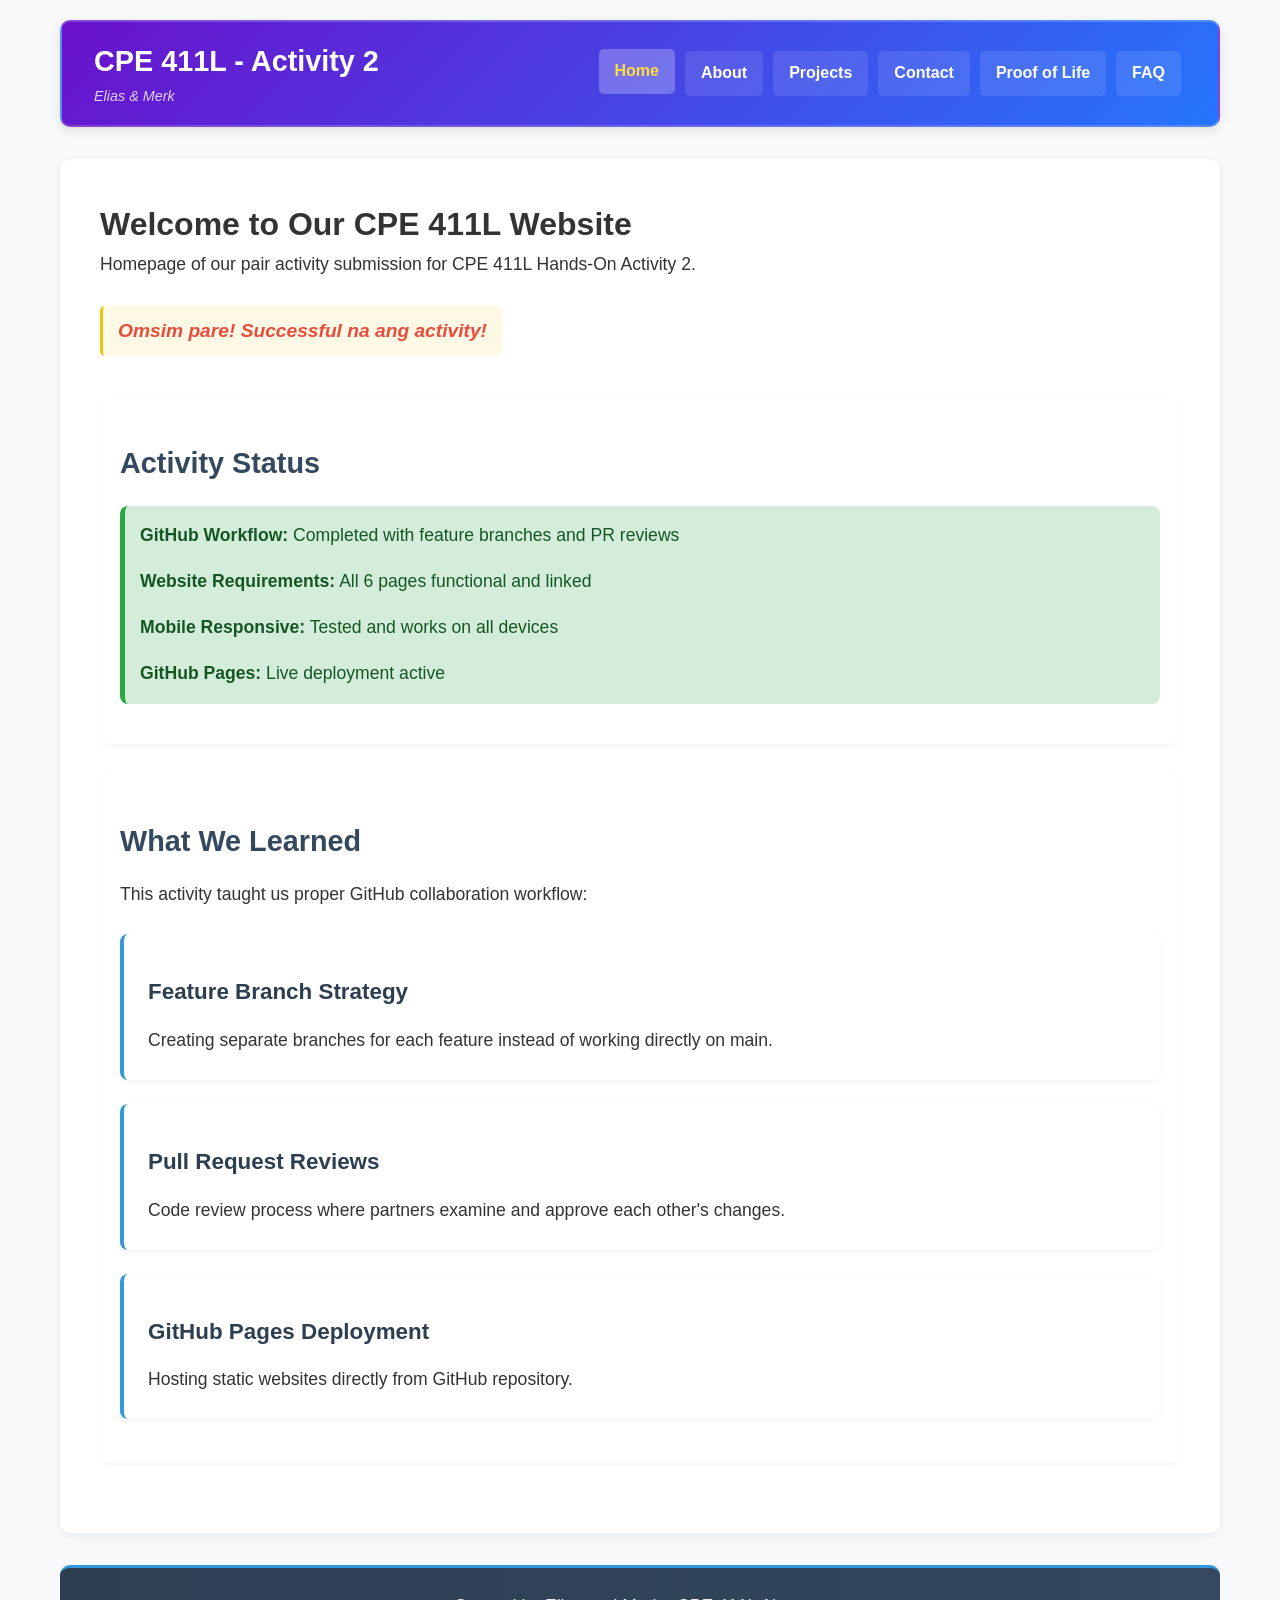
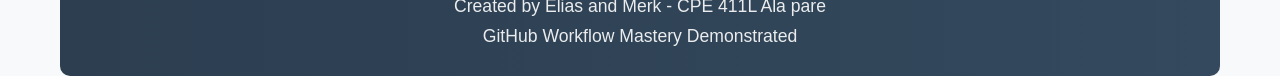
<file: index.html>
<!DOCTYPE html>
<html lang="en">
<head>
    <meta charset="UTF-8">
    <meta name="viewport" content="width=device-width, initial-scale=1.0">
    <title>CPE 411L - Elias & Merk Website</title>
    <link rel="stylesheet" href="style.css">
    <script src="script.js" defer></script>
</head>
<body>
    <header>
    <div class="header-container">
        <div class="logo">
            <h1>CPE 411L - Activity 2</h1>
            <p>Elias & Merk</p>
        </div>
        
        <!-- Hamburger Menu Button (Mobile Only) -->
        <button class="hamburger" id="hamburger">
            <span></span>
            <span></span>
            <span></span>
        </button>
        
        <!-- Navigation -->
        <nav id="main-nav">
            <ul>
                <li><a href="index.html" class="nav-link">Home</a></li>
                <li><a href="about.html" class="nav-link">About</a></li>
                <li><a href="projects.html" class="nav-link">Projects</a></li>
                <li><a href="contact.html" class="nav-link">Contact</a></li>
                <li><a href="images.html" class="nav-link">Proof of Life</a></li>
                <li><a href="faq.html" class="nav-link">FAQ</a></li>
            </ul>
        </nav>
    </div>
</header>
    
    <main>
        <h1>Welcome to Our CPE 411L Website</h1>
        <p>Homepage of our pair activity submission for CPE 411L Hands-On Activity 2.</p>
        
        <div class="humor-text">Omsim pare! Successful na ang activity!</div>
        
        <section>
            <h2>Activity Status</h2>
            <div class="success-msg">
                <p><strong>GitHub Workflow:</strong> Completed with feature branches and PR reviews</p>
                <p><strong>Website Requirements:</strong> All 6 pages functional and linked</p>
                <p><strong>Mobile Responsive:</strong> Tested and works on all devices</p>
                <p><strong>GitHub Pages:</strong> Live deployment active</p>
            </div>
        </section>
        
        <section>
            <h2>What We Learned</h2>
            <p>This activity taught us proper GitHub collaboration workflow:</p>
            <div class="project">
                <h3>Feature Branch Strategy</h3>
                <p>Creating separate branches for each feature instead of working directly on main.</p>
            </div>
            <div class="project">
                <h3>Pull Request Reviews</h3>
                <p>Code review process where partners examine and approve each other's changes.</p>
            </div>
            <div class="project">
                <h3>GitHub Pages Deployment</h3>
                <p>Hosting static websites directly from GitHub repository.</p>
            </div>
        </section>
    </main>
    
    <footer>
        <p>Created by Elias and Merk - CPE 411L Ala pare</p>
        <p>GitHub Workflow Mastery Demonstrated</p>
    </footer>
</body>
</html>
</file>
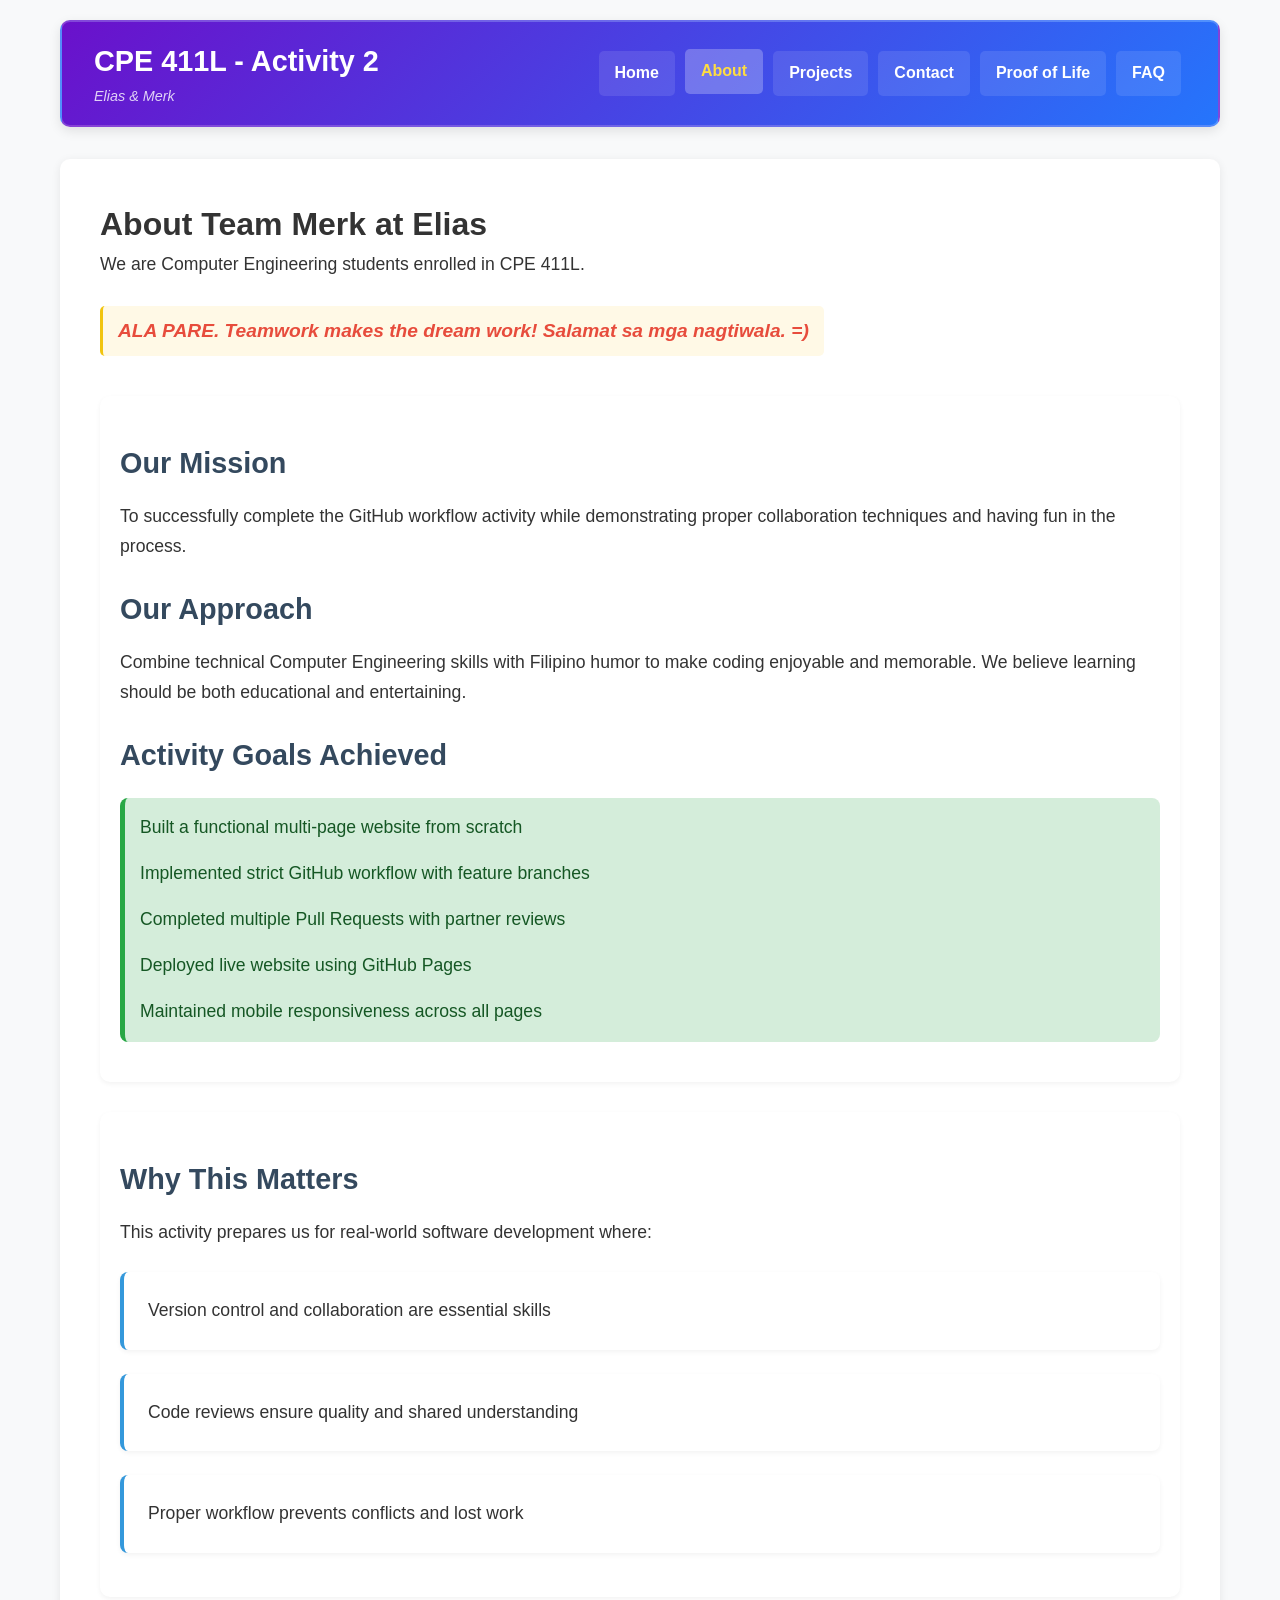
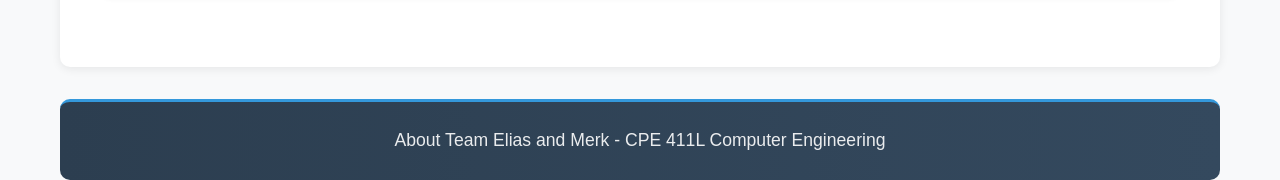
<file: about.html>
<!DOCTYPE html>
<html lang="en">
<head>
    <meta charset="UTF-8">
    <meta name="viewport" content="width=device-width, initial-scale=1.0">
    <title>About Us - CPE 411L</title>
    <link rel="stylesheet" href="style.css">
<script src="script.js" defer></script>
</head>
<body>
    <header>
    <div class="header-container">
        <div class="logo">
            <h1>CPE 411L - Activity 2</h1>
            <p>Elias & Merk</p>
        </div>
        
        <!-- Hamburger Menu Button (Mobile Only) -->
        <button class="hamburger" id="hamburger">
            <span></span>
            <span></span>
            <span></span>
        </button>
        
        <!-- Navigation -->
        <nav id="main-nav">
            <ul>
                <li><a href="index.html" class="nav-link">Home</a></li>
                <li><a href="about.html" class="nav-link">About</a></li>
                <li><a href="projects.html" class="nav-link">Projects</a></li>
                <li><a href="contact.html" class="nav-link">Contact</a></li>
                <li><a href="images.html" class="nav-link">Proof of Life</a></li>
                <li><a href="faq.html" class="nav-link">FAQ</a></li>
            </ul>
        </nav>
    </div>
</header>

    <main>
        <h1>About Team Merk at Elias</h1>
        <p>We are Computer Engineering students enrolled in CPE 411L.</p>
        
        <div class="humor-text">ALA PARE. Teamwork makes the dream work! Salamat sa mga nagtiwala. =)</div>
        
        <section>
            <h2>Our Mission</h2>
            <p>To successfully complete the GitHub workflow activity while demonstrating proper collaboration techniques and having fun in the process.</p>
            
            <h2>Our Approach</h2>
            <p>Combine technical Computer Engineering skills with Filipino humor to make coding enjoyable and memorable. We believe learning should be both educational and entertaining.</p>
            
            <h2>Activity Goals Achieved</h2>
            <div class="success-msg">
                <p>Built a functional multi-page website from scratch</p>
                <p>Implemented strict GitHub workflow with feature branches</p>
                <p>Completed multiple Pull Requests with partner reviews</p>
                <p>Deployed live website using GitHub Pages</p>
                <p>Maintained mobile responsiveness across all pages</p>
            </div>
        </section>
        
        <section>
            <h2>Why This Matters</h2>
            <p>This activity prepares us for real-world software development where:</p>
            <div class="project">
                <p>Version control and collaboration are essential skills</p>
            </div>
            <div class="project">
                <p>Code reviews ensure quality and shared understanding</p>
            </div>
            <div class="project">
                <p>Proper workflow prevents conflicts and lost work</p>
            </div>
        </section>
    </main>
    
    <footer>
        <p>About Team Elias and Merk - CPE 411L Computer Engineering</p>
    </footer>
</body>
</html>
</file>
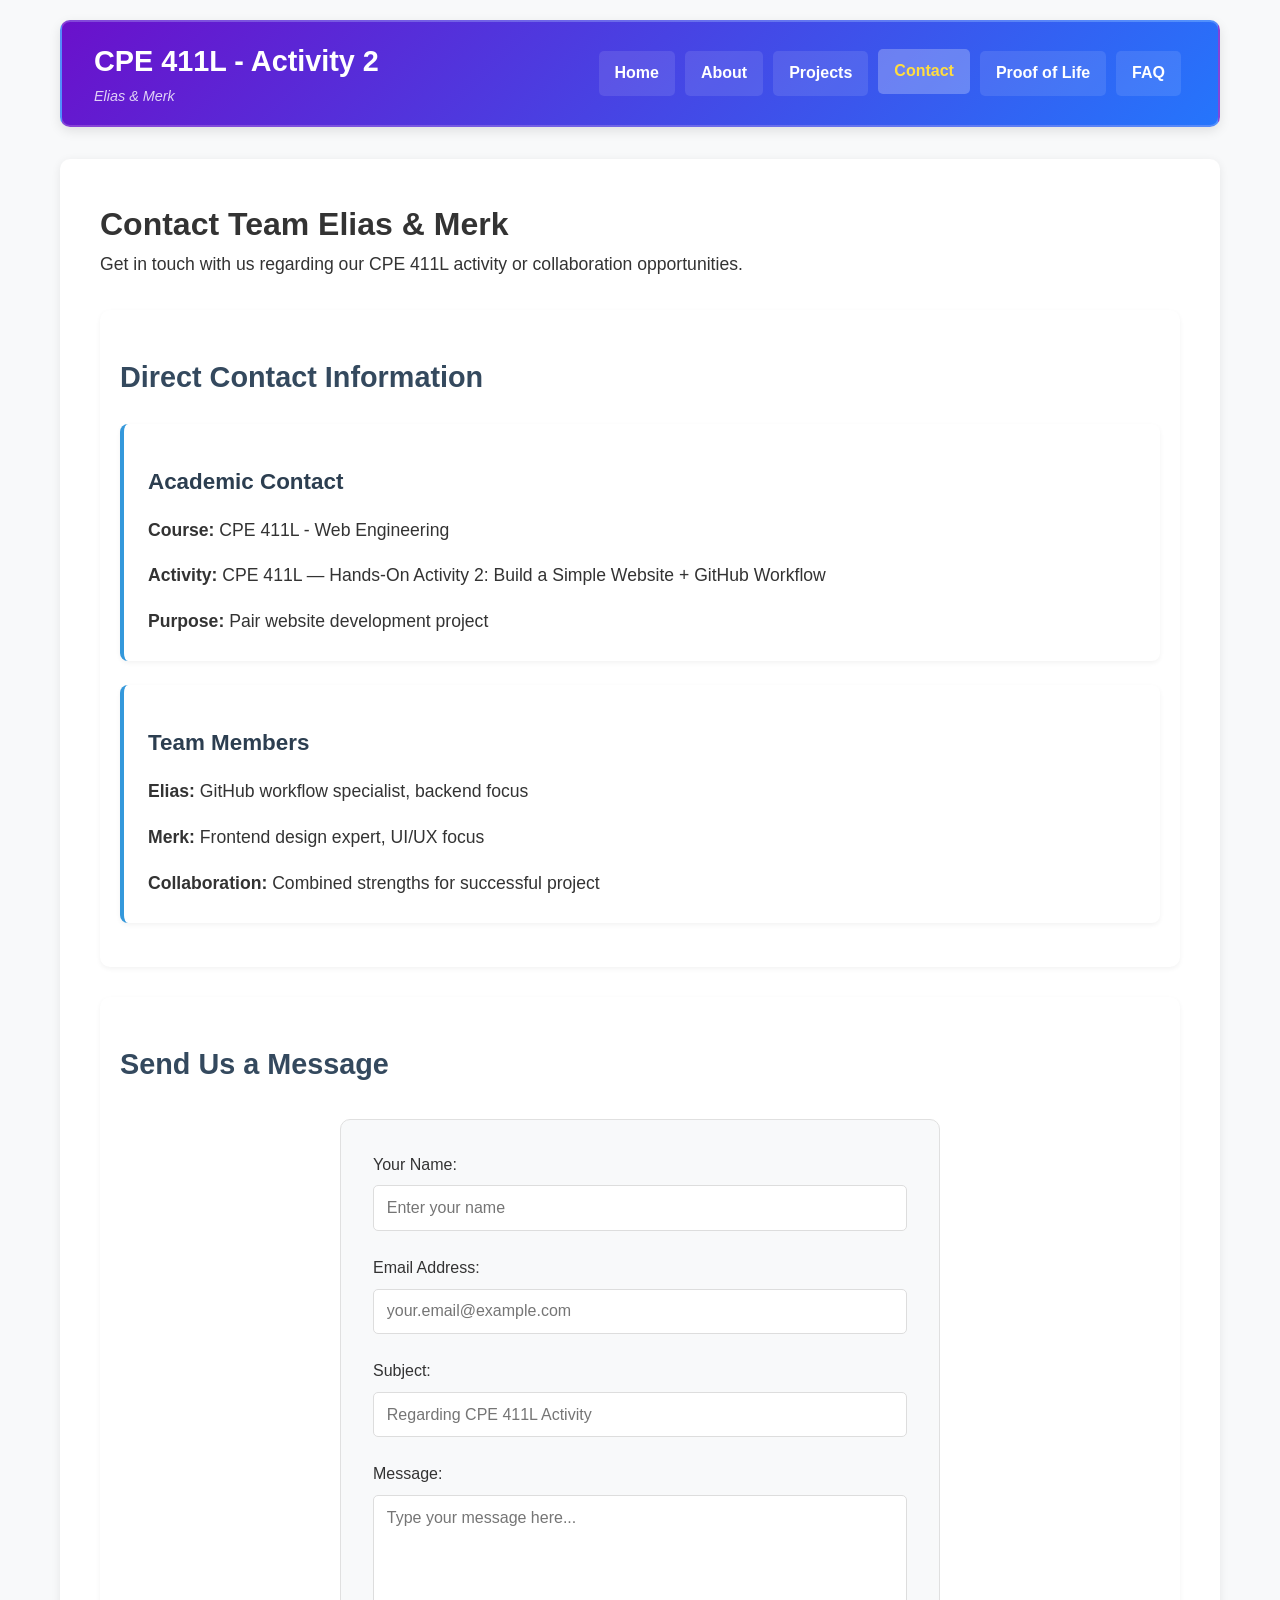
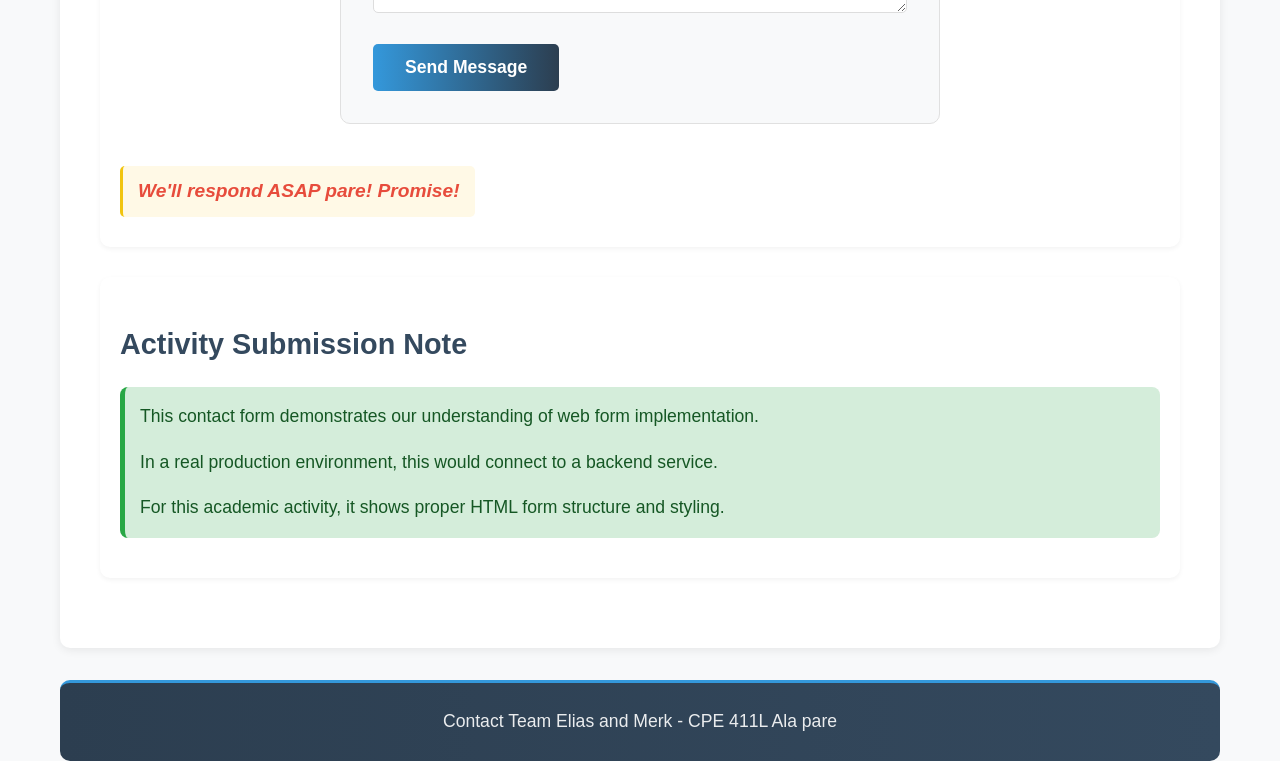
<file: contact.html>
<!DOCTYPE html>
<html lang="en">
<head>
    <meta charset="UTF-8">
    <meta name="viewport" content="width=device-width, initial-scale=1.0">
    <title>Contact Us - CPE 411L</title>
    <link rel="stylesheet" href="style.css">
<script src="script.js" defer></script>
</head>
<body>
    <header>
    <div class="header-container">
        <div class="logo">
            <h1>CPE 411L - Activity 2</h1>
            <p>Elias & Merk</p>
        </div>
        
        <!-- Hamburger Menu Button (Mobile Only) -->
        <button class="hamburger" id="hamburger">
            <span></span>
            <span></span>
            <span></span>
        </button>
        
        <!-- Navigation -->
        <nav id="main-nav">
            <ul>
                <li><a href="index.html" class="nav-link">Home</a></li>
                <li><a href="about.html" class="nav-link">About</a></li>
                <li><a href="projects.html" class="nav-link">Projects</a></li>
                <li><a href="contact.html" class="nav-link">Contact</a></li>
                <li><a href="images.html" class="nav-link">Proof of Life</a></li>
                <li><a href="faq.html" class="nav-link">FAQ</a></li>
            </ul>
        </nav>
    </div>
</header>
    
    <main>
        <h1>Contact Team Elias & Merk</h1>
        <p>Get in touch with us regarding our CPE 411L activity or collaboration opportunities.</p>
        
        <section>
            <h2>Direct Contact Information</h2>
            <div class="project">
                <h3>Academic Contact</h3>
                <p><strong>Course:</strong> CPE 411L - Web Engineering</p>
                <p><strong>Activity:</strong> CPE 411L — Hands-On Activity 2: Build a Simple Website + GitHub Workflow </p>
                <p><strong>Purpose:</strong> Pair website development project</p>
            </div>
            
            <div class="project">
                <h3>Team Members</h3>
                <p><strong>Elias:</strong> GitHub workflow specialist, backend focus</p>
                <p><strong>Merk:</strong> Frontend design expert, UI/UX focus</p>
                <p><strong>Collaboration:</strong> Combined strengths for successful project</p>
            </div>
        </section>
        
        <section>
            <h2>Send Us a Message</h2>
            <form>
                <div>
                    <label for="name">Your Name:</label><br>
                    <input type="text" id="name" placeholder="Enter your name">
                </div>
                
                <div>
                    <label for="email">Email Address:</label><br>
                    <input type="email" id="email" placeholder="your.email@example.com">
                </div>
                
                <div>
                    <label for="subject">Subject:</label><br>
                    <input type="text" id="subject" placeholder="Regarding CPE 411L Activity">
                </div>
                
                <div>
                    <label for="message">Message:</label><br>
                    <textarea id="message" rows="5" placeholder="Type your message here..."></textarea>
                </div>
                
                <button type="submit">Send Message</button>
            </form>
            
            <div class="humor-text">We'll respond ASAP pare! Promise!</div>
        </section>
        
        <section>
            <h2>Activity Submission Note</h2>
            <div class="success-msg">
                <p>This contact form demonstrates our understanding of web form implementation.</p>
                <p>In a real production environment, this would connect to a backend service.</p>
                <p>For this academic activity, it shows proper HTML form structure and styling.</p>
            </div>
        </section>
    </main>
    
    <footer>
        <p>Contact Team Elias and Merk - CPE 411L Ala pare</p>
    </footer>
</body>
</html>
</file>
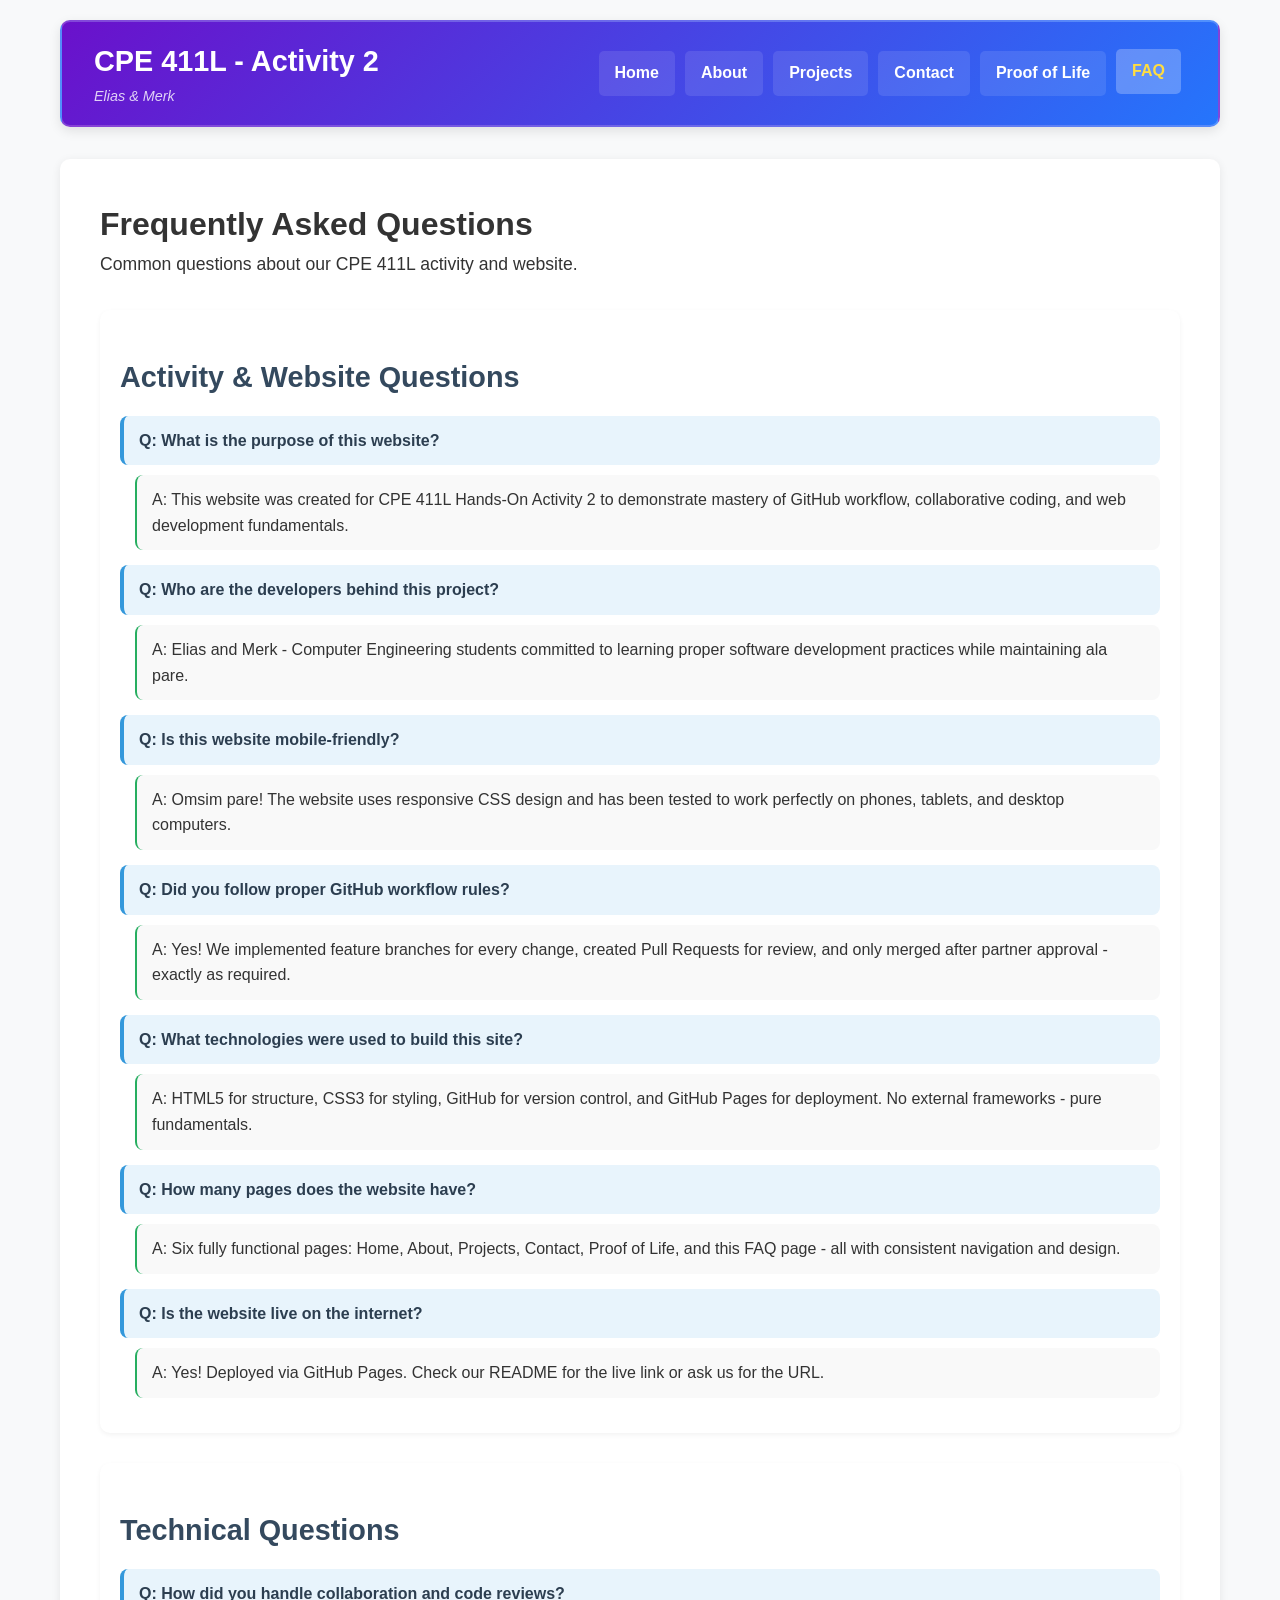
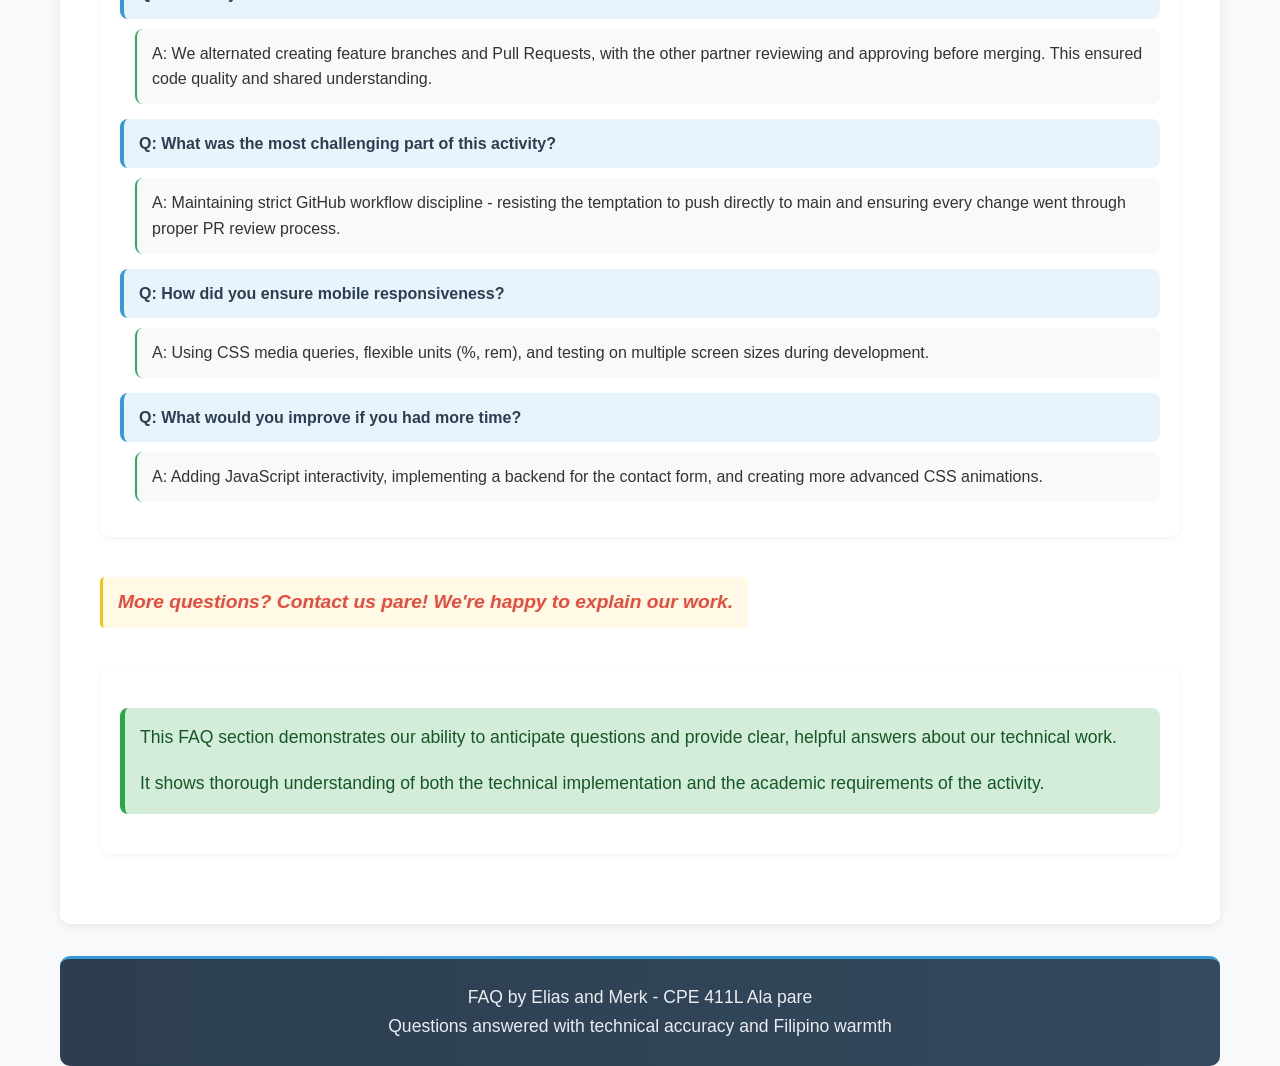
<file: faq.html>
<!DOCTYPE html>
<html lang="en">
<head>
    <meta charset="UTF-8">
    <meta name="viewport" content="width=device-width, initial-scale=1.0">
    <title>FAQ - CPE 411L</title>
    <link rel="stylesheet" href="style.css">
<script src="script.js" defer></script>
</head>
<body>
    <header>
    <div class="header-container">
        <div class="logo">
            <h1>CPE 411L - Activity 2</h1>
            <p>Elias & Merk</p>
        </div>
        
        <!-- Hamburger Menu Button (Mobile Only) -->
        <button class="hamburger" id="hamburger">
            <span></span>
            <span></span>
            <span></span>
        </button>
        
        <!-- Navigation -->
        <nav id="main-nav">
            <ul>
                <li><a href="index.html" class="nav-link">Home</a></li>
                <li><a href="about.html" class="nav-link">About</a></li>
                <li><a href="projects.html" class="nav-link">Projects</a></li>
                <li><a href="contact.html" class="nav-link">Contact</a></li>
                <li><a href="images.html" class="nav-link">Proof of Life</a></li>
                <li><a href="faq.html" class="nav-link">FAQ</a></li>
            </ul>
        </nav>
    </div>
</header>
    
    <main>
        <h1>Frequently Asked Questions</h1>
        <p>Common questions about our CPE 411L activity and website.</p>
        
        <section>
            <h2>Activity & Website Questions</h2>
            
            <div class="faq-question">Q: What is the purpose of this website?</div>
            <div class="faq-answer">A: This website was created for CPE 411L Hands-On Activity 2 to demonstrate mastery of GitHub workflow, collaborative coding, and web development fundamentals.</div>
            
            <div class="faq-question">Q: Who are the developers behind this project?</div>
            <div class="faq-answer">A: Elias and Merk - Computer Engineering students committed to learning proper software development practices while maintaining ala pare.</div>
            
            <div class="faq-question">Q: Is this website mobile-friendly?</div>
            <div class="faq-answer">A: Omsim pare! The website uses responsive CSS design and has been tested to work perfectly on phones, tablets, and desktop computers.</div>
            
            <div class="faq-question">Q: Did you follow proper GitHub workflow rules?</div>
            <div class="faq-answer">A: Yes! We implemented feature branches for every change, created Pull Requests for review, and only merged after partner approval - exactly as required.</div>
            
            <div class="faq-question">Q: What technologies were used to build this site?</div>
            <div class="faq-answer">A: HTML5 for structure, CSS3 for styling, GitHub for version control, and GitHub Pages for deployment. No external frameworks - pure fundamentals.</div>
           
            
            <div class="faq-question">Q: How many pages does the website have?</div>
            <div class="faq-answer">A: Six fully functional pages: Home, About, Projects, Contact, Proof of Life, and this FAQ page - all with consistent navigation and design.</div>
            
            <div class="faq-question">Q: Is the website live on the internet?</div>
            <div class="faq-answer">A: Yes! Deployed via GitHub Pages. Check our README for the live link or ask us for the URL.</div>
        </section>
        
        <section>
            <h2>Technical Questions</h2>
            
            <div class="faq-question">Q: How did you handle collaboration and code reviews?</div>
            <div class="faq-answer">A: We alternated creating feature branches and Pull Requests, with the other partner reviewing and approving before merging. This ensured code quality and shared understanding.</div>
            
            <div class="faq-question">Q: What was the most challenging part of this activity?</div>
            <div class="faq-answer">A: Maintaining strict GitHub workflow discipline - resisting the temptation to push directly to main and ensuring every change went through proper PR review process.</div>
            
            <div class="faq-question">Q: How did you ensure mobile responsiveness?</div>
            <div class="faq-answer">A: Using CSS media queries, flexible units (%, rem), and testing on multiple screen sizes during development.</div>
            
            <div class="faq-question">Q: What would you improve if you had more time?</div>
            <div class="faq-answer">A: Adding JavaScript interactivity, implementing a backend for the contact form, and creating more advanced CSS animations.</div>
        </section>
        
        <div class="humor-text">More questions? Contact us pare! We're happy to explain our work.</div>
        
        <section>
            <div class="success-msg">
                <p>This FAQ section demonstrates our ability to anticipate questions and provide clear, helpful answers about our technical work.</p>
                <p>It shows thorough understanding of both the technical implementation and the academic requirements of the activity.</p>
            </div>
        </section>
    </main>
    
    <footer>
        <p>FAQ by Elias and Merk - CPE 411L Ala pare</p>
        <p>Questions answered with technical accuracy and Filipino warmth</p>
    </footer>
</body>
</html>
</file>
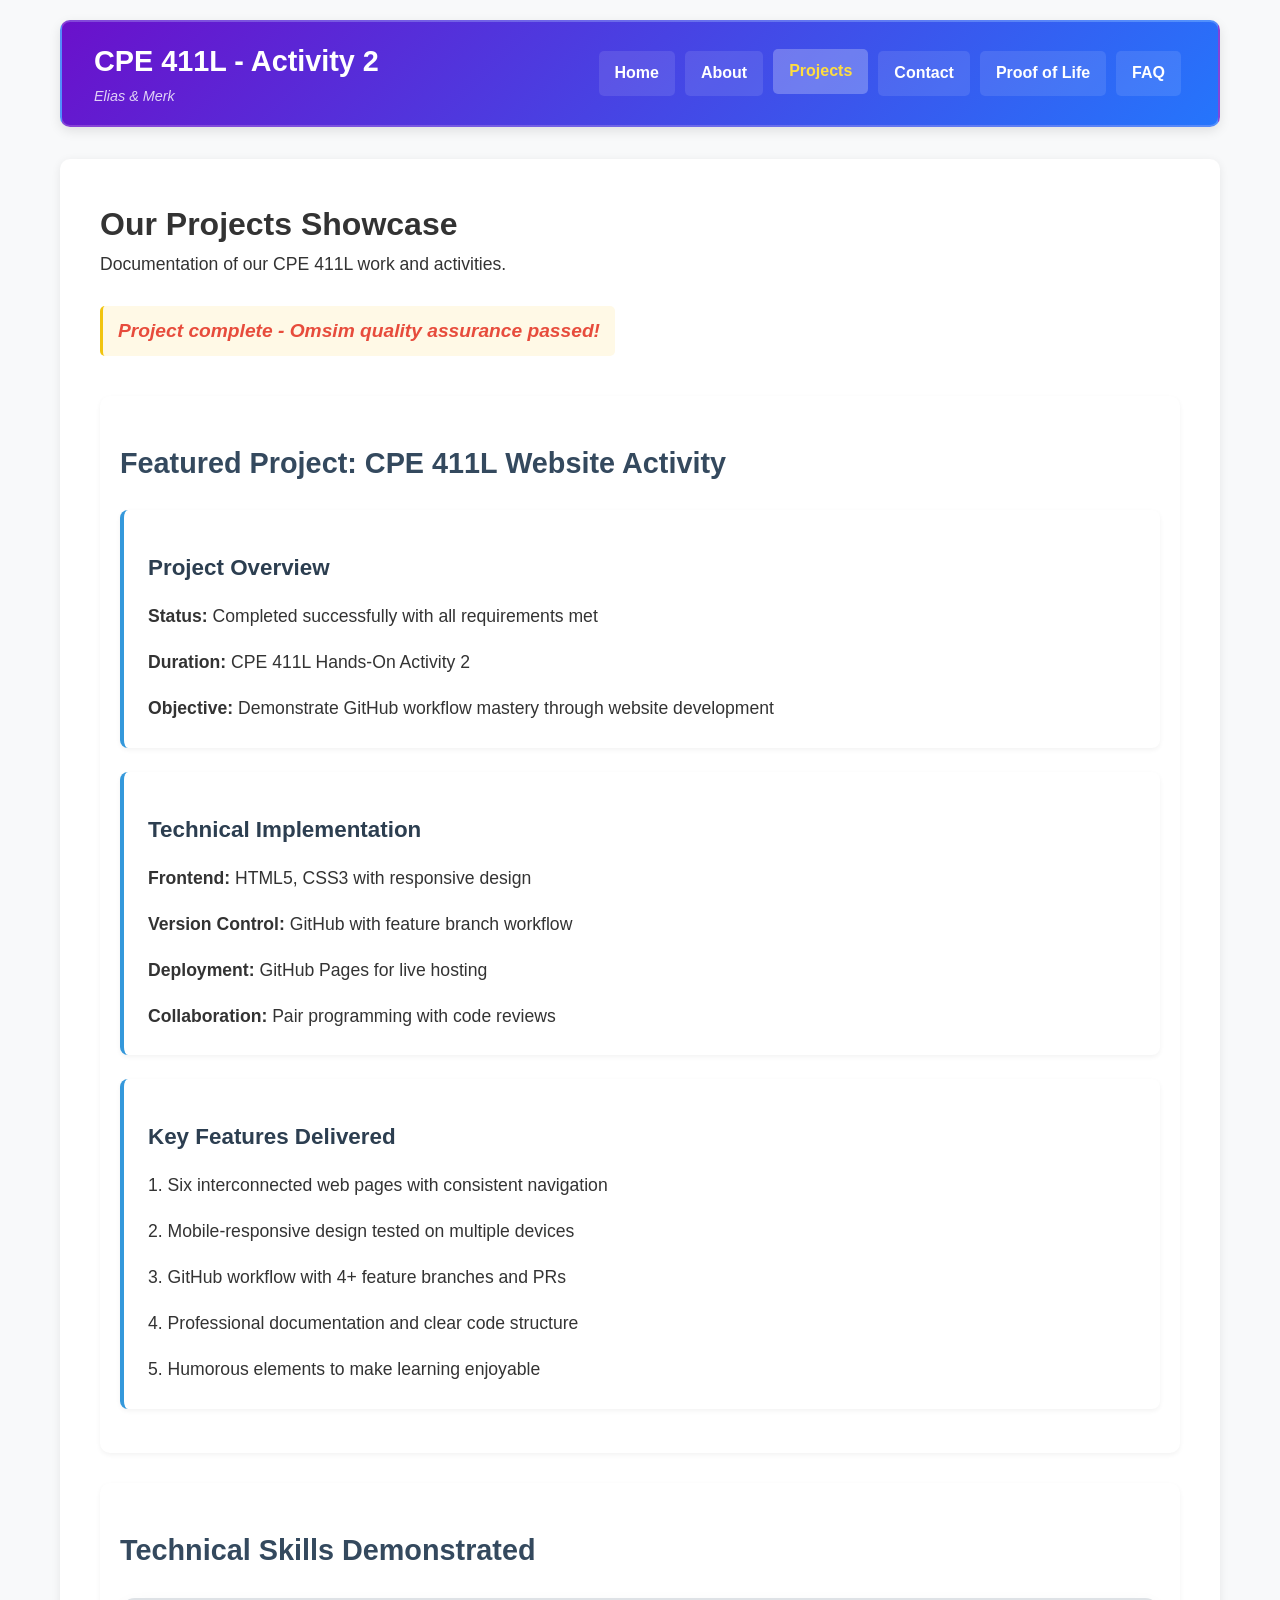
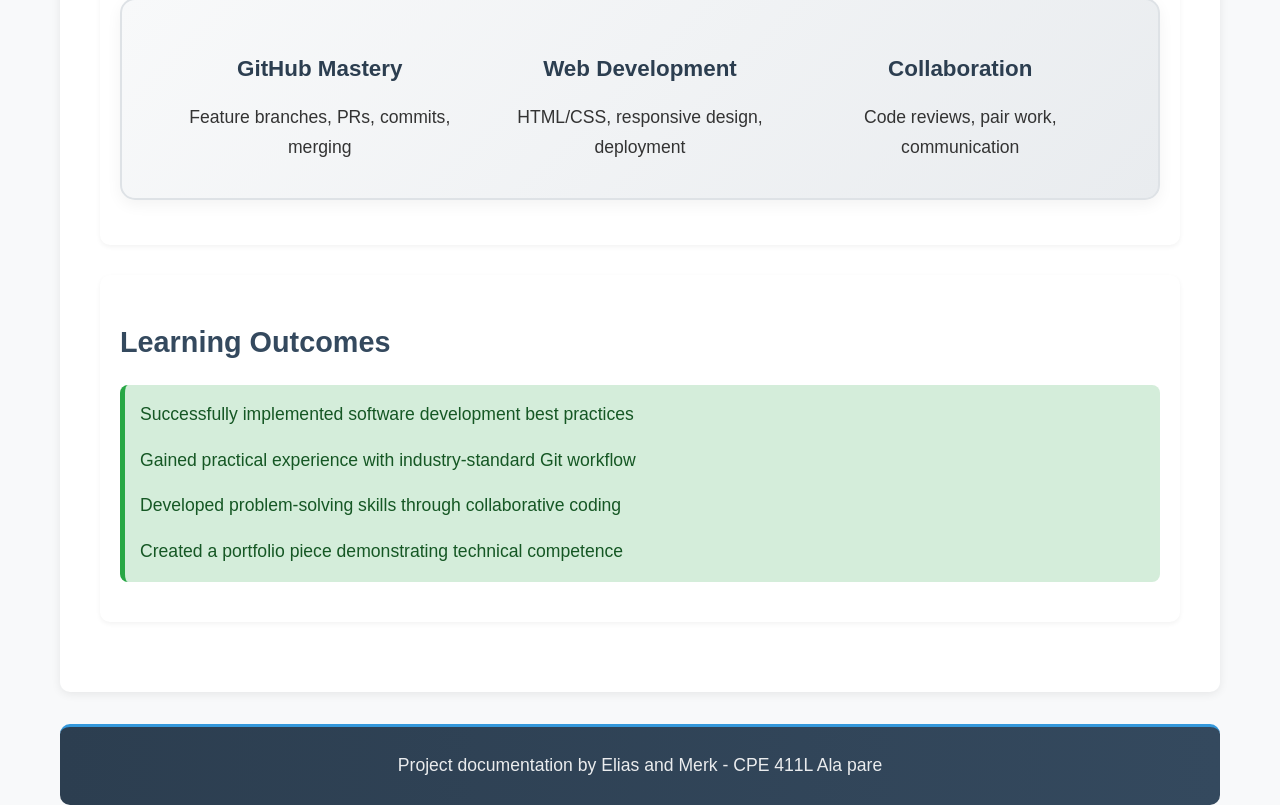
<file: projects.html>
<!DOCTYPE html>
<html lang="en">
<head>
    <meta charset="UTF-8">
    <meta name="viewport" content="width=device-width, initial-scale=1.0">
    <title>Our Projects - CPE 411L</title>
    <link rel="stylesheet" href="style.css">
<script src="script.js" defer></script>
</head>
<body>
    <header>
    <div class="header-container">
        <div class="logo">
            <h1>CPE 411L - Activity 2</h1>
            <p>Elias & Merk</p>
        </div>
        
        <!-- Hamburger Menu Button (Mobile Only) -->
        <button class="hamburger" id="hamburger">
            <span></span>
            <span></span>
            <span></span>
        </button>
        
        <!-- Navigation -->
        <nav id="main-nav">
            <ul>
                <li><a href="index.html" class="nav-link">Home</a></li>
                <li><a href="about.html" class="nav-link">About</a></li>
                <li><a href="projects.html" class="nav-link">Projects</a></li>
                <li><a href="contact.html" class="nav-link">Contact</a></li>
                <li><a href="images.html" class="nav-link">Proof of Life</a></li>
                <li><a href="faq.html" class="nav-link">FAQ</a></li>
            </ul>
        </nav>
    </div>
</header>

    <main>
        <h1>Our Projects Showcase</h1>
        <p>Documentation of our CPE 411L work and activities.</p>
        
        <div class="humor-text">Project complete - Omsim quality assurance passed!</div>
        
        <section>
            <h2>Featured Project: CPE 411L Website Activity</h2>
            <div class="project">
                <h3>Project Overview</h3>
                <p><strong>Status:</strong> Completed successfully with all requirements met</p>
                <p><strong>Duration:</strong> CPE 411L Hands-On Activity 2</p>
                <p><strong>Objective:</strong> Demonstrate GitHub workflow mastery through website development</p>
            </div>
            
            <div class="project">
                <h3>Technical Implementation</h3>
                <p><strong>Frontend:</strong> HTML5, CSS3 with responsive design</p>
                <p><strong>Version Control:</strong> GitHub with feature branch workflow</p>
                <p><strong>Deployment:</strong> GitHub Pages for live hosting</p>
                <p><strong>Collaboration:</strong> Pair programming with code reviews</p>
            </div>
            
            <div class="project">
                <h3>Key Features Delivered</h3>
                <p>1. Six interconnected web pages with consistent navigation</p>
                <p>2. Mobile-responsive design tested on multiple devices</p>
                <p>3. GitHub workflow with 4+ feature branches and PRs</p>
                <p>4. Professional documentation and clear code structure</p>
                <p>5. Humorous elements to make learning enjoyable</p>
            </div>
        </section>
        
        <section>
            <h2>Technical Skills Demonstrated</h2>
            <div class="proof-box">
                <div class="proof-item">
                    <h3>GitHub Mastery</h3>
                    <p>Feature branches, PRs, commits, merging</p>
                </div>
                <div class="proof-item">
                    <h3>Web Development</h3>
                    <p>HTML/CSS, responsive design, deployment</p>
                </div>
                <div class="proof-item">
                    <h3>Collaboration</h3>
                    <p>Code reviews, pair work, communication</p>
                </div>
            </div>
        </section>
        
        <section>
            <h2>Learning Outcomes</h2>
            <div class="success-msg">
                <p>Successfully implemented software development best practices</p>
                <p>Gained practical experience with industry-standard Git workflow</p>
                <p>Developed problem-solving skills through collaborative coding</p>
                <p>Created a portfolio piece demonstrating technical competence</p>
            </div>
        </section>
    </main>
    
    <footer>
        <p>Project documentation by Elias and Merk - CPE 411L Ala pare</p>
    </footer>
</body>
</html>
</file>
<file: style.css>
/* ===== ENHANCED STYLING WITH HEADER & HAMBURGER ===== */

/* Basic reset and body */
* {
    margin: 0;
    padding: 0;
    box-sizing: border-box;
}

body {
    font-family: 'Segoe UI', Tahoma, Geneva, Verdana, sans-serif;
    line-height: 1.6;
    color: #333;
    background-color: #f8f9fa;
    max-width: 1200px;
    margin: 0 auto;
    padding: 20px 20px 0 20px;
}

/* ===== HEADER STYLING ===== */
header {
    background: linear-gradient(135deg, #6a11cb 0%, #2575fc 100%);
    padding: 1rem 2rem;
    margin-bottom: 2rem;
    border-radius: 10px;
    box-shadow: 0 4px 12px rgba(0, 0, 0, 0.1);
    border: 2px solid rgba(255, 255, 255, 0.2);
    position: relative;
}

.header-container {
    display: flex;
    justify-content: space-between;
    align-items: center;
    max-width: 1200px;
    margin: 0 auto;
}

/* Logo styling */
.logo h1 {
    color: white;
    font-size: 1.8rem;
    margin: 0;
    padding: 0;
    border-bottom: none;
    text-shadow: none;
}

.logo p {
    color: rgba(255, 255, 255, 0.8);
    font-size: 0.9rem;
    margin: 0;
    font-style: italic;
}

/* ===== HAMBURGER MENU BUTTON ===== */
.hamburger {
    display: none;
    flex-direction: column;
    justify-content: space-between;
    width: 30px;
    height: 21px;
    background: transparent;
    border: none;
    cursor: pointer;
    padding: 0;
    z-index: 100;
}

.hamburger span {
    width: 100%;
    height: 3px;
    background-color: white;
    border-radius: 2px;
    transition: all 0.3s ease;
}

/* Hamburger animation when active */
.hamburger.active span:nth-child(1) {
    transform: rotate(45deg) translate(6px, 6px);
}

.hamburger.active span:nth-child(2) {
    opacity: 0;
}

.hamburger.active span:nth-child(3) {
    transform: rotate(-45deg) translate(6px, -6px);
}

/* ===== DESKTOP NAVIGATION ===== */
nav {
    display: block;
}

nav ul {
    display: flex;
    list-style: none;
    margin: 0;
    padding: 0;
}

nav li {
    margin: 0 5px;
}

.nav-link {
    color: white;
    text-decoration: none;
    font-weight: 600;
    font-size: 1rem;
    padding: 0.6rem 1rem;
    border-radius: 5px;
    transition: all 0.3s ease;
    display: inline-block;
    background: rgba(255, 255, 255, 0.1);
}

.nav-link:hover,
.nav-link.active {
    background-color: rgba(255, 255, 255, 0.25);
    color: #ffdd40;
    transform: translateY(-2px);
}

/* ===== MOBILE NAVIGATION ===== */
@media (max-width: 768px) {
    body {
        padding: 10px 10px 0 10px;
    }
    
    header {
        padding: 1rem;
        margin-bottom: 1.5rem;
    }
    
    .hamburger {
        display: flex;
    }
    
    /* Hide navigation by default on mobile */
    nav {
        position: fixed;
        top: 0;
        right: -100%;
        width: 80%;
        max-width: 300px;
        height: 100vh;
        background: linear-gradient(135deg, #6a11cb 0%, #2575fc 100%);
        padding: 5rem 2rem 2rem 2rem;
        transition: right 0.4s ease-in-out;
        z-index: 99;
        box-shadow: -5px 0 15px rgba(0, 0, 0, 0.2);
        border-left: 2px solid rgba(255, 255, 255, 0.2);
    }
    
    /* Show navigation when active */
    nav.active {
        right: 0;
    }
    
    /* Overlay when menu is open */
    .overlay {
        display: none;
        position: fixed;
        top: 0;
        left: 0;
        width: 100%;
        height: 100%;
        background: rgba(0, 0, 0, 0.5);
        z-index: 98;
    }
    
    .overlay.active {
        display: block;
    }
    
    /* Mobile navigation list */
    nav ul {
        flex-direction: column;
        align-items: stretch;
        padding: 0;
    }
    
    nav li {
        margin: 8px 0;
        border-bottom: 1px solid rgba(255, 255, 255, 0.1);
        padding-bottom: 8px;
    }
    
    nav li:last-child {
        border-bottom: none;
        padding-bottom: 0;
    }
    
    .nav-link {
        display: block;
        width: 100%;
        padding: 1rem;
        font-size: 1.1rem;
        background: rgba(255, 255, 255, 0.08);
        border-radius: 8px;
        text-align: left;
        position: relative;
    }
    
    .nav-link::after {
        content: '›';
        position: absolute;
        right: 1rem;
        top: 50%;
        transform: translateY(-50%);
        font-size: 1.3rem;
        color: rgba(255, 255, 255, 0.6);
    }
    
    .nav-link:hover,
    .nav-link.active {
        background-color: rgba(255, 255, 255, 0.15);
        padding-left: 1.5rem;
        transform: none;
    }
    
    .logo h1 {
        font-size: 1.5rem;
    }
    
    .logo p {
        font-size: 0.8rem;
    }
}

/* For very small phones */
@media (max-width: 480px) {
    header {
        padding: 0.8rem;
    }
    
    .nav-link {
        padding: 0.9rem;
        font-size: 1rem;
    }
    
    body {
        padding: 8px 8px 0 8px;
    }
}

/* ===== MAIN CONTENT ===== */
main {
    background: white;
    padding: 2.5rem;
    border-radius: 10px;
    box-shadow: 0 2px 10px rgba(0, 0, 0, 0.08);
    margin-bottom: 2rem;
    min-height: 400px;
    animation: fadeInUp 0.5s ease-out;
}

h1.main-title {
    color: #2c3e50;
    font-size: 2.5rem;
    margin-bottom: 1.5rem;
    padding-bottom: 0.5rem;
    border-bottom: 3px solid #3498db;
    text-shadow: 1px 1px 3px rgba(0, 0, 0, 0.1);
}

h2 {
    color: #34495e;
    margin: 1.5rem 0 1rem 0;
    font-size: 1.8rem;
}

h3 {
    color: #2c3e50;
    margin: 1rem 0;
    font-size: 1.4rem;
}

p {
    margin-bottom: 1rem;
    font-size: 1.1rem;
    line-height: 1.7;
}

/* ===== FOOTER ===== */
footer {
    background: linear-gradient(to right, #2c3e50, #34495e);
    color: white;
    padding: 1.5rem;
    text-align: center;
    border-radius: 10px;
    margin-top: 2rem;
    border-top: 3px solid #3498db;
    transition: background 0.3s ease;
}

footer:hover {
    background: #1a252f;
}

footer p {
    margin: 0;
    font-size: 1.1rem;
    opacity: 0.9;
}

/* ===== FORM STYLING ===== */
form {
    max-width: 600px;
    margin: 2rem auto;
    padding: 2rem;
    background: #f8f9fa;
    border-radius: 10px;
    border: 1px solid #e0e0e0;
}

input, textarea {
    width: 100%;
    padding: 0.8rem;
    margin: 0.5rem 0 1.5rem 0;
    border: 1px solid #ddd;
    border-radius: 5px;
    font-size: 1rem;
    font-family: inherit;
}

input:focus, textarea:focus {
    outline: none;
    border-color: #3498db;
    box-shadow: 0 0 0 3px rgba(52, 152, 219, 0.2);
}

button:not(.hamburger) {
    background: linear-gradient(to right, #3498db, #2c3e50);
    color: white;
    padding: 0.8rem 2rem;
    border: none;
    border-radius: 5px;
    font-size: 1.1rem;
    font-weight: 600;
    cursor: pointer;
    transition: all 0.3s ease;
}

button:not(.hamburger):hover {
    transform: translateY(-2px);
    box-shadow: 0 5px 15px rgba(52, 152, 219, 0.3);
}

/* ===== ADD SOME NICE EFFECTS ===== */
.project {
    background: white;
    padding: 1.5rem;
    margin: 1.5rem 0;
    border-radius: 8px;
    border-left: 4px solid #3498db;
    box-shadow: 0 2px 5px rgba(0, 0, 0, 0.05);
    transition: transform 0.3s ease;
}

.project:hover {
    transform: translateX(5px);
}

/* ===== ENHANCED HUMOR & DESIGN ===== */

/* Add subtle animation to page load */
@keyframes fadeInUp {
    from {
        opacity: 0;
        transform: translateY(10px);
    }
    to {
        opacity: 1;
        transform: translateY(0);
    }
}

/* Highlight funny phrases */
.humor-text {
    color: #e74c3c;
    font-weight: bold;
    font-style: italic;
    background: #fff9e6;
    padding: 10px 15px;
    border-radius: 5px;
    display: inline-block;
    margin: 10px 0;
    border-left: 3px solid #f1c40f;
    font-size: 1.2rem;
}

/* Make FAQ more engaging */
.faq-question {
    background: #e8f4fc;
    padding: 12px 15px;
    border-radius: 8px;
    margin: 10px 0;
    font-weight: bold;
    color: #2c3e50;
    border-left: 4px solid #3498db;
}

.faq-answer {
    background: #f9f9f9;
    padding: 12px 15px;
    border-radius: 8px;
    margin: 0 0 15px 15px;
    border-left: 2px solid #27ae60;
}

/* Proof of Life section enhancements */
.proof-box {
    background: linear-gradient(135deg, #f8f9fa 0%, #e9ecef 100%);
    border: 2px solid #dee2e6;
    border-radius: 15px;
    padding: 25px;
    margin: 25px 0;
    text-align: center;
    box-shadow: 0 5px 15px rgba(0,0,0,0.05);
}

.proof-item {
    display: inline-block;
    width: 30%;
    min-width: 200px;
    margin: 10px;
    vertical-align: top;
}

.proof-item img {
    border-radius: 50%;
    padding: 10px;
    background: white;
    box-shadow: 0 4px 8px rgba(0,0,0,0.1);
    transition: all 0.3s ease;
}

.proof-item img:hover {
    transform: scale(1.1);
    box-shadow: 0 6px 12px rgba(0,0,0,0.15);
}

/* Success message styling */
.success-msg {
    background: #d4edda;
    color: #155724;
    padding: 15px;
    border-radius: 8px;
    border-left: 5px solid #28a745;
    margin: 20px 0;
}

/* Clean section spacing */
section {
    margin: 30px 0;
    padding: 20px;
    background: white;
    border-radius: 10px;
    box-shadow: 0 2px 5px rgba(0,0,0,0.05);
}

/* Style the "Omsim pare" text */
main p:last-child {
    margin-bottom: 0;
}

/* Style the "ALA PARE" text */
.ala-pare {
    font-weight: bold;
    color: #e74c3c;
    font-size: 1.2rem;
}

/* ===== COLOR VARIABLES ===== */
:root {
    --primary-color: #3498db;
    --secondary-color: #2c3e50;
    --accent-color: #e74c3c;
    --light-bg: #f8f9fa;
}
</file>
